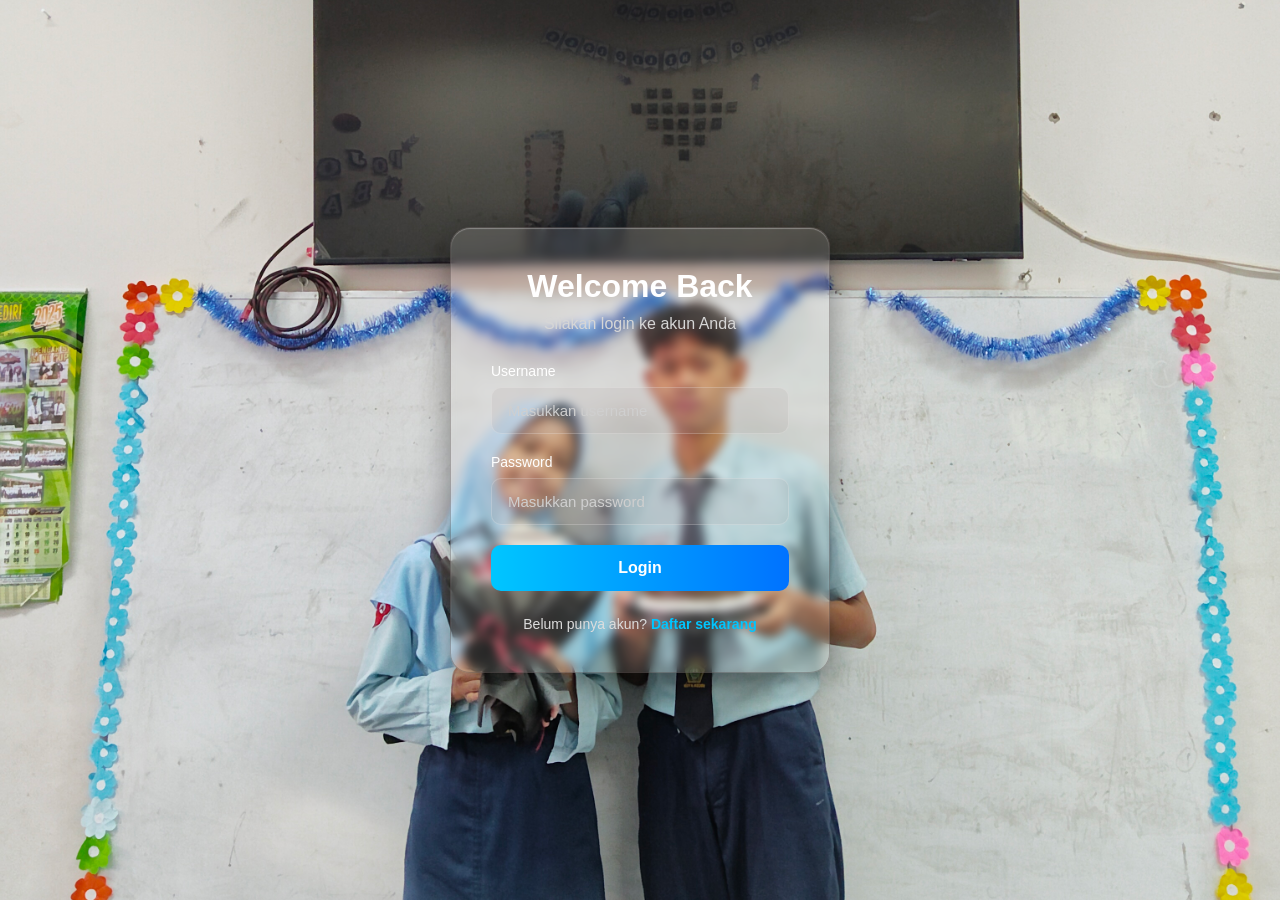
<file: index.html>
<!DOCTYPE html>
<html lang="id">

<head>
    <meta charset="UTF-8">
    <meta name="viewport" content="width=device-width, initial-scale=1.0">
    <title>Untuk Seseorang</title>

    <!-- CSS -->
    <link rel="stylesheet" href="coding.css">
</head>

<body>

    <div class="login-box">

        <h1>Welcome Back</h1>
        <p>Silakan login ke akun Anda</p>

        <form id="loginForm">

            <div class="input-box">
                <label for="username">Username</label>

                <input
                    type="text"
                    id="username"
                    placeholder="Masukkan username"
                    required
                >
            </div>

            <div class="input-box">
                <label for="password">Password</label>

                <input
                    type="password"
                    id="password"
                    placeholder="Masukkan password"
                    required
                >
            </div>

            <button type="submit" class="login-btn">
                Login
            </button>

        </form>

        <div class="register">
            Belum punya akun?
            <a href="#">Daftar sekarang</a>
        </div>

    </div>

    <!-- JavaScript -->
    <script src="coding.js"></script>

</body>
</html>
</file>
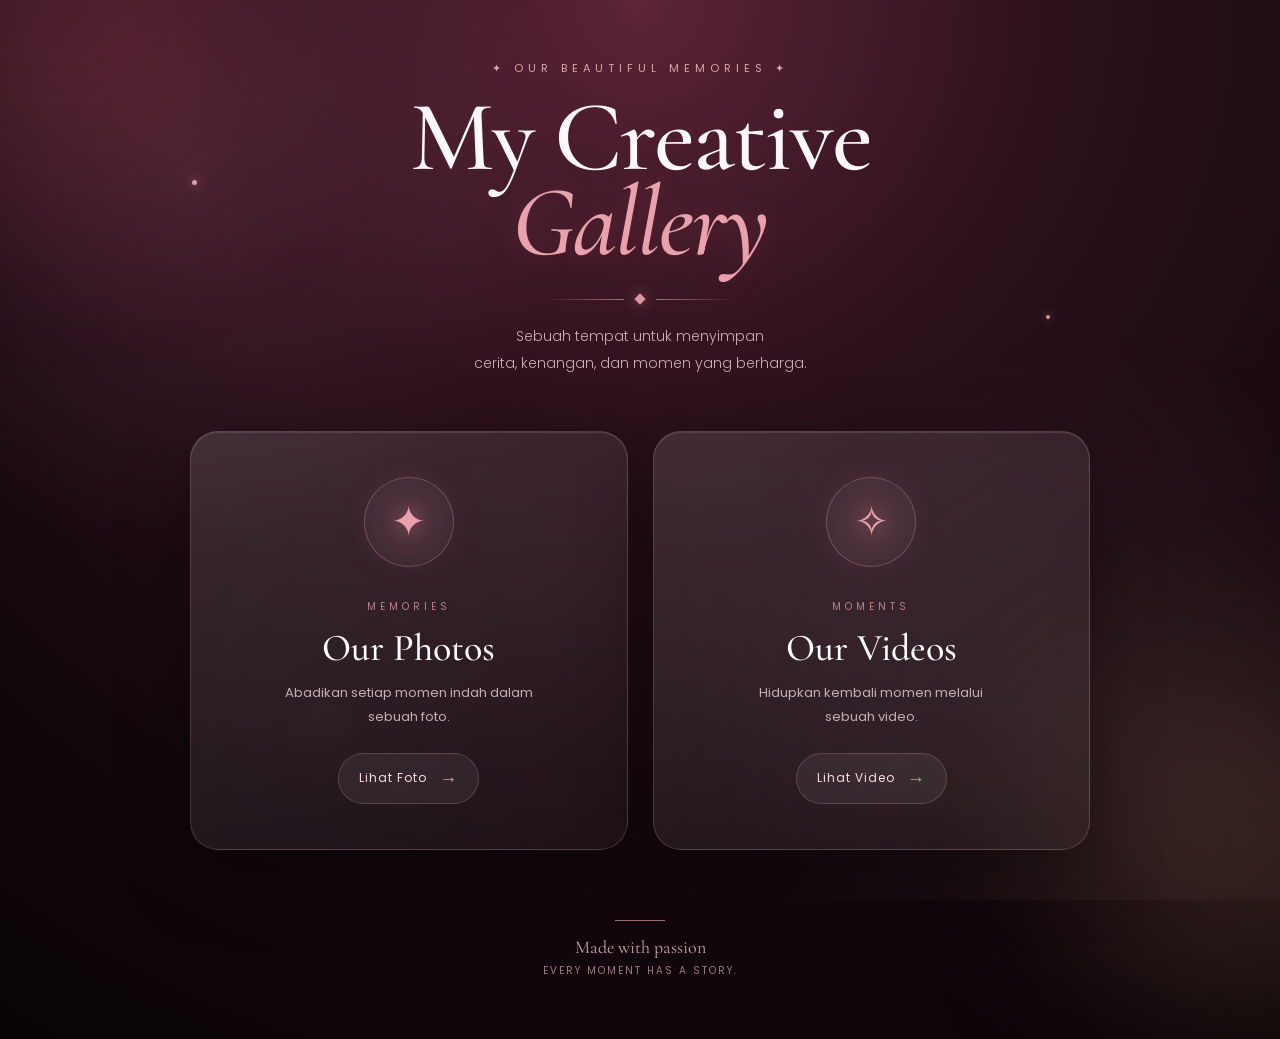
<file: home.html>
<!DOCTYPE html>
<html lang="id">

<head>
    <meta charset="UTF-8">
    <meta name="viewport" content="width=device-width, initial-scale=1.0">

    <title>My Creative Gallery</title>

    <link rel="stylesheet" href="home.css">

    <!-- Font -->
    <link rel="preconnect" href="https://fonts.googleapis.com">
    <link rel="preconnect" href="https://fonts.gstatic.com" crossorigin>

    <link
        href="https://fonts.googleapis.com/css2?family=Cormorant+Garamond:wght@400;500;600;700&family=Poppins:wght@300;400;500;600&display=swap"
        rel="stylesheet">
</head>

<body>

    <!-- Background -->
    <div class="background"></div>

    <!-- Cahaya dekorasi -->
    <div class="glow glow-1"></div>
    <div class="glow glow-2"></div>

    <!-- Ornamen cahaya -->
    <div class="decor decor-1"></div>
    <div class="decor decor-2"></div>
    <div class="decor decor-3"></div>


    <!-- Header -->
    <header class="hero">

        <div class="small-title">
            ✦ OUR BEAUTIFUL MEMORIES ✦
        </div>

        <h1>
            My Creative
            <span>Gallery</span>
        </h1>

        <!-- Ornamen garis -->
        <div class="ornament">
            <span></span>
            <i></i>
            <span></span>
        </div>

        <p>
            Sebuah tempat untuk menyimpan
            <br>
            cerita, kenangan, dan momen yang berharga.
        </p>

    </header>


    <!-- Menu -->
    <main class="menu-container">

        <!-- FOTO -->
        <a href="foto.html" class="menu-card">

            <div class="card-glow"></div>

            <div class="menu-icon">
                <span class="camera-icon">✦</span>
            </div>

            <div class="card-content">

                <span class="card-label">
                    MEMORIES
                </span>

                <h2>
                    Our Photos
                </h2>

                <p>
                    Abadikan setiap momen indah
                    dalam sebuah foto.
                </p>

                <span class="menu-button">
                    Lihat Foto
                    <b>→</b>
                </span>

            </div>

        </a>


        <!-- VIDEO -->
        <a href="video.html" class="menu-card">

            <div class="card-glow"></div>

            <div class="menu-icon">
                <span class="video-icon">✧</span>
            </div>

            <div class="card-content">

                <span class="card-label">
                    MOMENTS
                </span>

                <h2>
                    Our Videos
                </h2>

                <p>
                    Hidupkan kembali momen
                    melalui sebuah video.
                </p>

                <span class="menu-button">
                    Lihat Video
                    <b>→</b>
                </span>

            </div>

        </a>

    </main>


    <!-- Footer -->
    <footer>

        <div class="footer-line"></div>

        <p>
            Made with passion
        </p>

        <span>
            Every moment has a story.
        </span>

    </footer>


    <script src="home.js"></script>

</body>

</html>
</file>
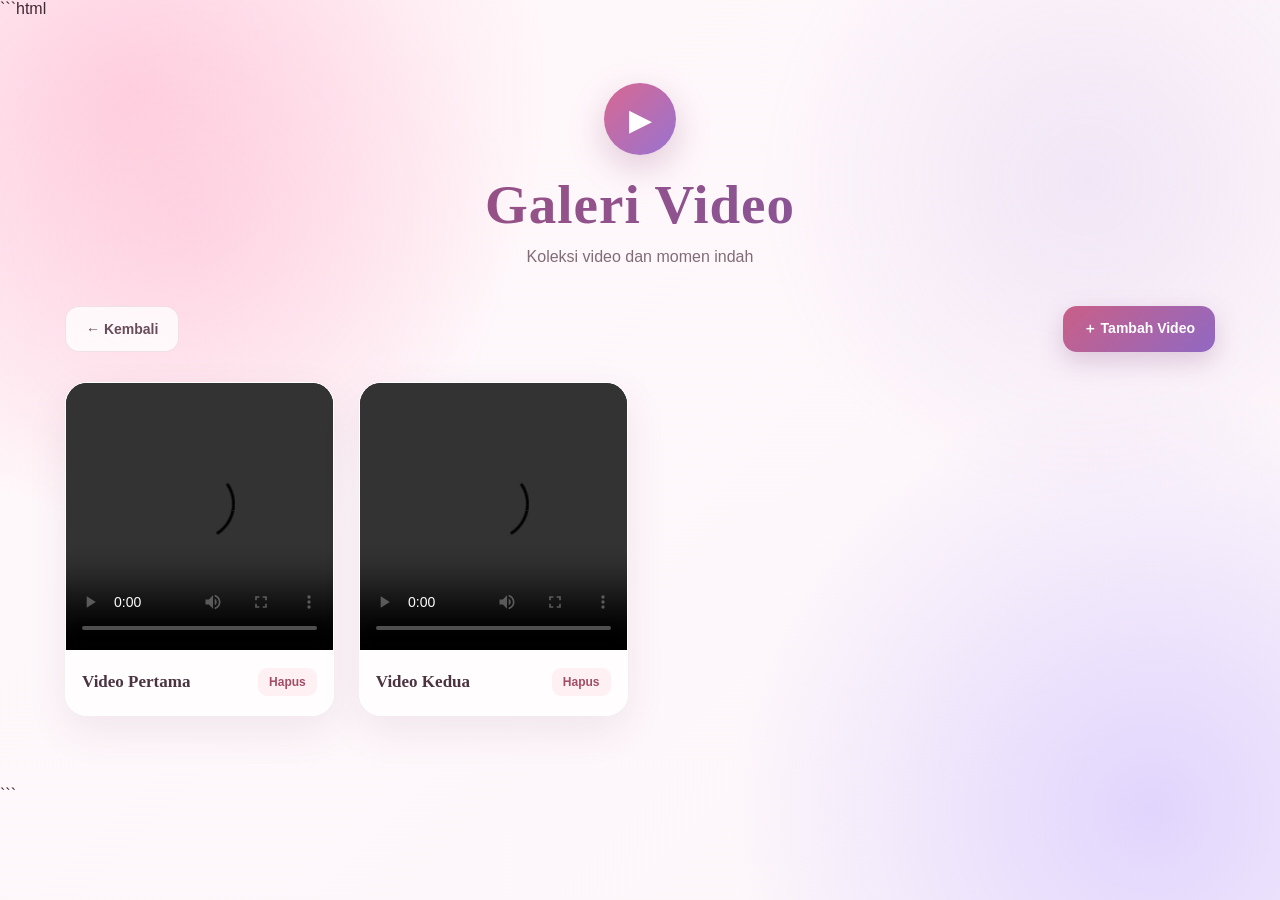
<file: video.html>
```html
<!DOCTYPE html>
<html lang="id">

<head>

    <meta charset="UTF-8">

    <meta
        name="viewport"
        content="width=device-width, initial-scale=1.0">

    <title>Galeri Video</title>

    <link
        rel="stylesheet"
        href="video.css">

</head>


<body>

    <div class="background"></div>


    <!-- HEADER -->

    <header class="hero">

        <div class="hero-icon">
            ▶
        </div>

        <h1>Galeri Video</h1>

        <p>
            Koleksi video dan momen indah
        </p>

    </header>


    <!-- MAIN -->

    <main class="media-page">


        <!-- TOP -->

        <div class="page-top">

            <button
                class="back-button"
                onclick="goBack()">

                ← Kembali

            </button>


            <button class="add-button" onclick="openPassword('video')">
                 ＋ Tambah Video
            </button>

        </div>


        <!-- VIDEO GALLERY -->

        <div
            class="video-gallery"
            id="videoGallery">


            <!-- VIDEO 1 -->

            <div class="video-card">

                <div class="video-box">

                    <video
                        src="VID-20250801-WA0002.mp4"
                        controls
                        preload="metadata"
                        onclick="openVideo(this.src)">

                    </video>

                </div>


                <div class="video-info">

                    <h3>
                        Video Pertama
                    </h3>


                    <button
                        class="delete-button"
                        onclick="deleteVideo(this)">

                        Hapus

                    </button>

                </div>

            </div>


            <!-- VIDEO 2 -->

            <div class="video-card">

                <div class="video-box">

                    <video
                        src="VID-20250801-WA0002.mp4"
                        controls
                        preload="metadata"
                        onclick="openVideo(this.src)">

                    </video>

                </div>


                <div class="video-info">

                    <h3>
                        Video Kedua
                    </h3>


                    <button
                        class="delete-button"
                        onclick="deleteVideo(this)">

                        Hapus

                    </button>

                </div>

            </div>


        </div>

    </main>



    <!-- PASSWORD MODAL -->

    <div
        class="modal"
        id="passwordModal">


        <div class="password-box">


            <button
                class="close-modal"
                onclick="closePassword()">

                ×

            </button>


            <div class="lock-icon">
                🔐
            </div>


            <h2>
                Akses Terbatas
            </h2>


            <p>
                Masukkan sandi untuk
                menambahkan video.
            </p>


            <input
                type="password"
                id="passwordInput"
                placeholder="Masukkan sandi"
                autocomplete="off">


            <button
                class="confirm-button"
                onclick="checkPassword()">

                Masuk

            </button>


            <p
                class="error-message"
                id="errorMessage">

            </p>

        </div>

    </div>



    <!-- FILE INPUT -->

    <input
        type="file"
        id="videoInput"
        accept="video/*"
        multiple
        hidden>



    <!-- FULL VIDEO -->

    <div
        class="video-modal"
        id="videoModal"
        onclick="closeVideo()">


        <button
            class="video-close"
            onclick="closeVideo()">

            ×

        </button>


        <video
            id="fullVideo"
            controls
            autoplay>

        </video>

    </div>



    <script src="foto&video.js"></script>

</body>

</html>
```
</file>
<file: coding.css>
* {
    margin: 0;
    padding: 0;
    box-sizing: border-box;
    font-family: "Segoe UI", sans-serif;
}

body {
    min-height: 100vh;

    background: url("rafiq.jpg") center/cover no-repeat;
    background-position: center 75%;

    color: white;

    display: flex;
    justify-content: center;
    align-items: center;

    text-align: center;
}

.login-box {
    width: 380px;
    padding: 40px;
    border-radius: 20px;

    background: rgba(255, 255, 255, 0.12);

    backdrop-filter: blur(5px);
    -webkit-backdrop-filter: blur(20px);

    border: 1px solid rgba(74, 64, 64, 0.35);

    box-shadow:
        0 8px 32px rgba(0, 0, 0, 0.4),
        inset 0 1px 1px rgba(255, 255, 255, 0.3);
}

.login-box h1 {
    color: white;
    margin-bottom: 10px;
    font-size: 32px;
}

.login-box p {
    color: #d6d6d6;
    margin-bottom: 30px;
}

.input-box {
    margin-bottom: 20px;
}

.input-box label {
    display: block;
    color: white;
    margin-bottom: 8px;
    font-size: 14px;
    text-align: left;
}

.input-box input {
    width: 100%;
    padding: 14px 16px;

    border: none;
    outline: none;
    border-radius: 10px;

    background: rgba(167, 157, 157, 0.15);

    color: white;
    font-size: 15px;

    border: 1px solid rgba(255, 255, 255, 0.2);

    transition: 0.3s;
}

.input-box input::placeholder {
    color: #cfcfcf;
}

.input-box input:focus {
    border-color: #00c6ff;

    box-shadow:
        0 0 10px rgba(0, 198, 255, 0.4);
}

.options {
    display: flex;
    justify-content: space-between;
    align-items: center;

    color: #ddd;
    font-size: 13px;

    margin-bottom: 25px;
}

.options a {
    color: #00c6ff;
    text-decoration: none;
}

.login-btn {
    width: 100%;
    padding: 14px;

    border: none;
    border-radius: 10px;

    background: linear-gradient(
        90deg,
        #00c6ff,
        #0072ff
    );

    color: white;

    font-size: 16px;
    font-weight: bold;

    cursor: pointer;

    transition: 0.3s;
}

.login-btn:hover {
    transform: translateY(-2px);

    box-shadow:
        0 8px 20px rgba(255, 203, 203, 0.4);
}

.register {
    color: #ddd;
    margin-top: 25px;
    font-size: 14px;
}

.register a {
    color: #00c6ff;
    text-decoration: none;
    font-weight: bold;
}

@media (max-width: 450px) {

    .login-box {
        width: 90%;
        padding: 30px 25px;
    }

}
</file>
<file: home.css>
* {
    margin: 0;
    padding: 0;
    box-sizing: border-box;
}

body {
    min-height: 100vh;
    position: relative;
    overflow-x: hidden;

    color: #fff7f8;

    background:
        radial-gradient(
            circle at top,
            #5c2437 0%,
            #2b101b 35%,
            #12070d 75%,
            #080306 100%
        );

    font-family: "Poppins", sans-serif;
    padding: 60px 25px;
}


/* =========================
   BACKGROUND
========================= */

.background {
    position: fixed;
    inset: 0;
    z-index: -5;

    background:
        radial-gradient(
            circle at 15% 20%,
            rgba(255, 150, 180, 0.12),
            transparent 30%
        ),

        radial-gradient(
            circle at 85% 80%,
            rgba(255, 200, 180, 0.08),
            transparent 30%
        );
}


/* =========================
   GLOW
========================= */

.glow {
    position: fixed;

    width: 350px;
    height: 350px;

    border-radius: 50%;

    filter: blur(100px);

    opacity: 0.18;

    z-index: -3;

    pointer-events: none;
}

.glow-1 {
    top: -150px;
    left: -100px;
    background: #ff5d83;
}

.glow-2 {
    right: -150px;
    bottom: -120px;
    background: #d99b73;
}


/* =========================
   ORNAMEN CAHAYA
========================= */

.decor {
    position: fixed;

    border-radius: 50%;

    background: rgba(255, 190, 205, 0.8);

    box-shadow:
        0 0 10px rgba(255, 160, 180, 0.7),
        0 0 30px rgba(255, 130, 160, 0.3);

    z-index: -1;

    animation: sparkle 4s ease-in-out infinite;
}

.decor-1 {
    width: 5px;
    height: 5px;

    top: 20%;
    left: 15%;
}

.decor-2 {
    width: 4px;
    height: 4px;

    top: 35%;
    right: 18%;

    animation-delay: 1s;
}

.decor-3 {
    width: 6px;
    height: 6px;

    bottom: 20%;
    left: 25%;

    animation-delay: 2s;
}

@keyframes sparkle {

    0%,
    100% {
        opacity: 0.3;
        transform: scale(1);
    }

    50% {
        opacity: 1;
        transform: scale(1.8);
    }
}


/* =========================
   HERO
========================= */

.hero {
    max-width: 850px;

    margin: 0 auto;

    text-align: center;

    animation: fadeDown 1s ease;
}

@keyframes fadeDown {

    from {
        opacity: 0;
        transform: translateY(-30px);
    }

    to {
        opacity: 1;
        transform: translateY(0);
    }
}


/* =========================
   TITLE KECIL
========================= */

.small-title {
    color: #dca4ad;

    font-size: 11px;

    letter-spacing: 5px;

    margin-bottom: 18px;
}


/* =========================
   JUDUL
========================= */

.hero h1 {
    font-family:
        "Cormorant Garamond",
        serif;

    font-size:
        clamp(55px, 9vw, 100px);

    line-height: 0.85;

    font-weight: 500;

    letter-spacing: -2px;
}

.hero h1 span {
    display: block;

    font-style: italic;

    color: #e9a1ae;

    text-shadow:
        0 0 30px rgba(255, 130, 160, 0.2);
}


/* =========================
   ORNAMEN GARIS
========================= */

.ornament {
    display: flex;

    justify-content: center;

    align-items: center;

    gap: 12px;

    margin: 30px 0 20px;
}

.ornament span {
    width: 80px;
    height: 1px;

    background:
        linear-gradient(
            90deg,
            transparent,
            #b86a7b
        );
}

.ornament span:last-child {
    background:
        linear-gradient(
            90deg,
            #b86a7b,
            transparent
        );
}

.ornament i {
    width: 8px;
    height: 8px;

    display: block;

    transform: rotate(45deg);

    background: #d995a4;

    box-shadow:
        0 0 15px rgba(220, 130, 150, 0.6);
}


/* =========================
   DESKRIPSI
========================= */

.hero p {
    color: #c9aeb5;

    font-size: 14px;

    line-height: 1.9;

    font-weight: 300;
}


/* =========================
   MENU
========================= */

.menu-container {
    max-width: 900px;

    margin: 55px auto 70px;

    display: grid;

    grid-template-columns:
        repeat(2, 1fr);

    gap: 25px;
}


/* =========================
   CARD
========================= */

.menu-card {
    position: relative;

    overflow: hidden;

    min-height: 360px;

    padding: 45px 35px;

    text-align: center;

    text-decoration: none;

    color: white;

    border-radius: 28px;

    background:
        linear-gradient(
            145deg,
            rgba(255,255,255,0.12),
            rgba(255,255,255,0.035)
        );

    border:
        1px solid
        rgba(255, 205, 215, 0.18);

    backdrop-filter: blur(18px);

    box-shadow:
        0 25px 70px rgba(0,0,0,0.35),
        inset 0 1px 1px
        rgba(255,255,255,0.12);

    transition:
        transform 0.5s ease,
        box-shadow 0.5s ease,
        border-color 0.5s ease;
}


/* Cahaya pada card */

.card-glow {
    position: absolute;

    width: 180px;
    height: 180px;

    border-radius: 50%;

    background: #e77d98;

    filter: blur(90px);

    opacity: 0;

    top: -80px;
    right: -60px;

    transition: 0.5s;
}

.menu-card:hover {
    transform: translateY(-12px);

    border-color:
        rgba(255, 180, 195, 0.45);

    box-shadow:
        0 35px 80px rgba(0,0,0,0.5),
        0 0 40px
        rgba(210,90,120,0.08);
}

.menu-card:hover .card-glow {
    opacity: 0.2;
}


/* =========================
   ICON ORNAMEN
========================= */

.menu-icon {
    width: 90px;
    height: 90px;

    margin: 0 auto 25px;

    display: flex;

    align-items: center;
    justify-content: center;

    border-radius: 50%;

    background:
        radial-gradient(
            circle,
            rgba(255,160,180,0.15),
            rgba(255,255,255,0.02)
        );

    border:
        1px solid
        rgba(255,180,195,0.25);

    box-shadow:
        0 0 30px
        rgba(240,120,150,0.08);

    transition: 0.5s;
}

.camera-icon,
.video-icon {
    font-family:
        "Cormorant Garamond",
        serif;

    font-size: 42px;

    color: #e9a1ae;

    text-shadow:
        0 0 20px
        rgba(255,150,180,0.4);
}

.menu-card:hover .menu-icon {
    transform:
        scale(1.08)
        rotate(-5deg);

    box-shadow:
        0 0 40px
        rgba(240,120,150,0.18);
}


/* =========================
   CARD CONTENT
========================= */

.card-content {
    position: relative;
    z-index: 2;
}

.card-label {
    color: #b9828d;

    font-size: 10px;

    letter-spacing: 4px;
}

.menu-card h2 {
    font-family:
        "Cormorant Garamond",
        serif;

    font-size: 38px;

    font-weight: 500;

    margin: 8px 0 10px;
}

.menu-card p {
    color: #c4aeb4;

    font-size: 13px;

    line-height: 1.8;

    max-width: 270px;

    margin: 0 auto 25px;
}


/* =========================
   BUTTON
========================= */

.menu-button {
    display: inline-flex;

    align-items: center;

    gap: 12px;

    padding: 11px 20px;

    border-radius: 50px;

    color: #f9dce1;

    font-size: 12px;

    letter-spacing: 1px;

    background:
        rgba(255,255,255,0.06);

    border:
        1px solid
        rgba(255,190,205,0.2);

    transition: 0.4s;
}

.menu-button b {
    color: #e895a5;

    font-size: 18px;

    font-weight: 400;
}

.menu-card:hover .menu-button {
    background:
        rgba(210,100,125,0.15);

    border-color:
        rgba(255,180,195,0.4);

    padding-left: 25px;
}


/* =========================
   FOOTER
========================= */

footer {
    text-align: center;

    color: #9e7b83;

    animation: fadeUp 1.5s ease;
}

.footer-line {
    width: 50px;

    height: 1px;

    margin: 0 auto 15px;

    background: #a86b79;
}

footer p {
    font-family:
        "Cormorant Garamond",
        serif;

    font-size: 18px;

    color: #c9a1a9;
}

footer span {
    display: block;

    margin-top: 5px;

    font-size: 10px;

    letter-spacing: 2px;

    text-transform: uppercase;
}

@keyframes fadeUp {

    from {
        opacity: 0;
        transform: translateY(20px);
    }

    to {
        opacity: 1;
        transform: translateY(0);
    }
}


/* =========================
   RESPONSIVE
========================= */

@media (max-width: 700px) {

    body {
        padding: 40px 18px;
    }

    .small-title {
        font-size: 9px;
        letter-spacing: 3px;
    }

    .hero h1 {
        font-size: 60px;
    }

    .menu-container {
        grid-template-columns: 1fr;

        margin-top: 45px;
    }

    .menu-card {
        min-height: 330px;

        padding: 40px 25px;
    }

    .hero p {
        font-size: 13px;
    }

}

/* =========================================
   LOVE DARI JAVASCRIPT
========================================= */

.floating-love {

    position: fixed;

    bottom: -50px;

    z-index: 10;

    pointer-events: none;

    user-select: none;

    opacity: 0;

    filter:
        drop-shadow(
            0 0 8px
            rgba(255, 100, 140, 0.7)
        );

    animation:
        loveFloat linear forwards;
}


/* Animasi love */

@keyframes loveFloat {

    0% {

        transform:
            translateY(0)
            rotate(0deg)
            scale(0.5);

        opacity: 0;

    }


    15% {

        opacity: 0.9;

    }


    50% {

        transform:
            translateY(-50vh)
            rotate(15deg)
            scale(1);

        opacity: 0.8;

    }


    80% {

        opacity: 0.5;

    }


    100% {

        transform:
            translateY(-110vh)
            rotate(-20deg)
            scale(1.3);

        opacity: 0;

    }

}
</file>
<file: video.css>
/* =====================================================
   RESET
===================================================== */

* {
    margin: 0;
    padding: 0;
    box-sizing: border-box;
}


html {
    scroll-behavior: smooth;
}


body {

    min-height: 100vh;

    font-family:
        "Segoe UI",
        Arial,
        sans-serif;

    color: #3d2932;

    overflow-x: hidden;

    background:

        radial-gradient(
            circle at 10% 10%,
            rgba(255, 202, 220, .75),
            transparent 30%
        ),

        radial-gradient(
            circle at 90% 90%,
            rgba(211, 195, 255, .65),
            transparent 30%
        ),

        linear-gradient(
            135deg,
            #fff8fb,
            #fdf6fa
        );
}


/* =====================================================
   BACKGROUND
===================================================== */

.background {

    position: fixed;

    inset: 0;

    z-index: -1;

    pointer-events: none;

    background:

        radial-gradient(
            circle at 15% 25%,
            rgba(255, 137, 174, .16),
            transparent 25%
        ),

        radial-gradient(
            circle at 85% 20%,
            rgba(167, 137, 225, .15),
            transparent 25%
        );

}


/* =====================================================
   HEADER
===================================================== */

.hero {

    text-align: center;

    padding:
        65px 20px 40px;

}


.hero-icon {

    width: 72px;

    height: 72px;

    margin:
        0 auto 18px;

    display: flex;

    align-items: center;

    justify-content: center;

    border-radius: 50%;

    color: white;

    font-size: 30px;

    background:

        linear-gradient(
            135deg,
            #d96891,
            #9873d1
        );

    box-shadow:

        0 12px 35px
        rgba(155, 80, 125, .28);

}


.hero h1 {

    font-family:
        Georgia,
        "Times New Roman",
        serif;

    font-size:
        clamp(34px, 6vw, 55px);

    letter-spacing: 1px;

    background:

        linear-gradient(
            90deg,
            #a64d72,
            #7a58a8
        );

    -webkit-background-clip: text;

    background-clip: text;

    -webkit-text-fill-color: transparent;
}


.hero p {

    margin-top: 12px;

    color: #806d76;

    font-size: 16px;
}


/* =====================================================
   MAIN
===================================================== */

.media-page {

    width:
        min(1150px, 92%);

    margin:
        0 auto;

    padding-bottom: 70px;
}


/* =====================================================
   TOP BUTTON
===================================================== */

.page-top {

    display: flex;

    justify-content:
        space-between;

    align-items: center;

    gap: 15px;

    margin-bottom: 30px;
}


.back-button,
.add-button {

    min-height: 46px;

    padding:
        12px 20px;

    border: none;

    border-radius: 14px;

    font-size: 14px;

    font-weight: 600;

    cursor: pointer;

    transition: .25s ease;
}


.back-button {

    color: #684c59;

    background:
        rgba(255, 255, 255, .78);

    border:
        1px solid
        rgba(180, 130, 150, .2);

}


.back-button:hover {

    transform:
        translateX(-4px);

    background: white;
}


.add-button {

    color: white;

    background:

        linear-gradient(
            135deg,
            #c95f87,
            #9069c3
        );

    box-shadow:

        0 9px 25px
        rgba(145, 80, 130, .25);
}


.add-button:hover {

    transform:
        translateY(-3px);

    box-shadow:

        0 14px 30px
        rgba(145, 80, 130, .35);
}


/* =====================================================
   VIDEO GALLERY
===================================================== */

.video-gallery {

    display: grid;

    grid-template-columns:

        repeat(
            auto-fill,
            minmax(230px, 1fr)
        );

    gap: 25px;
}


/* =====================================================
   VIDEO CARD
===================================================== */

.video-card {

    overflow: hidden;

    background:
        rgba(255, 255, 255, .72);

    border:
        1px solid
        rgba(255, 255, 255, .85);

    border-radius: 22px;

    box-shadow:

        0 15px 40px
        rgba(100, 60, 90, .09);

    backdrop-filter:
        blur(14px);

    transition:
        transform .35s ease,
        box-shadow .35s ease;
}


.video-card:hover {

    transform:
        translateY(-8px);

    box-shadow:

        0 25px 55px
        rgba(100, 60, 90, .17);
}


/* =====================================================
   VIDEO FRAME 1:1
===================================================== */

.video-box {

    width: 100%;

    aspect-ratio: 1 / 1;

    overflow: hidden;

    background: #17121a;

    cursor: pointer;
}


.video-box video {

    width: 100%;

    height: 100%;

    display: block;

    object-fit: cover;
}


/* =====================================================
   VIDEO INFO
===================================================== */

.video-info {

    min-height: 65px;

    padding:
        14px 16px;

    display: flex;

    align-items: center;

    justify-content:
        space-between;

    gap: 12px;
}


.video-info h3 {

    min-width: 0;

    font-family:
        Georgia,
        "Times New Roman",
        serif;

    font-size: 17px;

    font-weight: 600;

    color: #4b3340;

    white-space: nowrap;

    overflow: hidden;

    text-overflow: ellipsis;
}


/* =====================================================
   DELETE
===================================================== */

.delete-button {

    flex-shrink: 0;

    border: none;

    padding:
        7px 11px;

    border-radius: 9px;

    color: #a24d67;

    background: #fff0f4;

    font-size: 12px;

    font-weight: 600;

    cursor: pointer;

    transition: .2s ease;
}


.delete-button:hover {

    color: white;

    background:
        #c95f7d;

    transform:
        scale(1.05);
}


/* =====================================================
   PASSWORD MODAL
===================================================== */

.modal,
.video-modal {

    position: fixed;

    inset: 0;

    display: flex;

    align-items: center;

    justify-content: center;

    padding: 20px;

    background:
        rgba(25, 15, 25, .70);

    backdrop-filter:
        blur(10px);

    opacity: 0;

    visibility: hidden;

    transition: .3s;

    z-index: 1000;
}


.modal.active,
.video-modal.active {

    opacity: 1;

    visibility: visible;
}


/* =====================================================
   PASSWORD BOX
===================================================== */

.password-box {

    position: relative;

    width:
        min(400px, 100%);

    padding:
        38px 32px;

    text-align: center;

    border-radius: 25px;

    background:
        rgba(255, 255, 255, .96);

    box-shadow:
        0 30px 80px
        rgba(0, 0, 0, .28);

    transform:
        translateY(25px)
        scale(.96);

    transition: .3s;
}


.modal.active
.password-box {

    transform:
        translateY(0)
        scale(1);
}


.lock-icon {

    width: 70px;

    height: 70px;

    margin:
        0 auto 15px;

    display: flex;

    align-items: center;

    justify-content: center;

    border-radius: 50%;

    font-size: 34px;

    background:

        linear-gradient(
            135deg,
            #ffe0ea,
            #eee3ff
        );
}


.password-box h2 {

    font-family:
        Georgia,
        "Times New Roman",
        serif;

    font-size: 28px;
}


.password-box p {

    margin:
        9px 0 20px;

    color: #806d76;

    font-size: 14px;
}


/* INPUT */

.password-box input {

    width: 100%;

    padding:
        14px 16px;

    border:
        1px solid #ead5df;

    border-radius: 13px;

    outline: none;

    font-size: 15px;

    background:
        #fff9fb;
}


.password-box input:focus {

    border-color:
        #b65f83;

    box-shadow:

        0 0 0 4px
        rgba(182, 95, 131, .10);
}


/* CONFIRM */

.confirm-button {

    width: 100%;

    margin-top: 13px;

    padding: 14px;

    border: none;

    border-radius: 13px;

    color: white;

    font-weight: 600;

    cursor: pointer;

    background:

        linear-gradient(
            135deg,
            #c95f87,
            #8e69c2
        );

    transition: .25s;
}


.confirm-button:hover {

    transform:
        translateY(-2px);
}


/* CLOSE */

.close-modal {

    position: absolute;

    top: 12px;

    right: 17px;

    border: none;

    background: none;

    color: #886f79;

    font-size: 30px;

    cursor: pointer;
}


/* ERROR */

.error-message {

    min-height: 20px;

    margin-top: 10px !important;

    color:
        #d34f6d !important;

    font-size:
        13px !important;
}


/* =====================================================
   FULL VIDEO
===================================================== */

.video-modal {

    padding: 25px;
}


.video-modal video {

    max-width: 94vw;

    max-height: 88vh;

    width: auto;

    height: auto;

    border-radius: 12px;

    background: black;

    box-shadow:

        0 25px 80px
        rgba(0, 0, 0, .55);
}


/* CLOSE FULL VIDEO */

.video-close {

    position: absolute;

    top: 18px;

    right: 25px;

    border: none;

    background: transparent;

    color: white;

    font-size: 44px;

    cursor: pointer;

    z-index: 2;

    transition: .2s;
}


.video-close:hover {

    transform:
        rotate(90deg);

    opacity: .75;
}


/* =====================================================
   MOBILE
===================================================== */

@media (max-width: 600px) {

    .hero {

        padding:
            35px 15px 30px;
    }


    .hero-icon {

        width: 60px;

        height: 60px;

        font-size: 27px;
    }


    .hero h1 {

        font-size: 34px;
    }


    .hero p {

        font-size: 14px;
    }


    .media-page {

        width: 94%;
    }


    .page-top {

        align-items:
            stretch;

        margin-bottom: 20px;
    }


    .back-button,
    .add-button {

        flex: 1;

        padding:
            11px 8px;

        font-size: 13px;
    }


    .video-gallery {

        grid-template-columns:
            repeat(2, 1fr);

        gap: 12px;
    }


    .video-card {

        border-radius: 16px;
    }


    .video-info {

        display: block;

        padding: 10px;
    }


    .video-info h3 {

        margin-bottom: 8px;

        font-size: 14px;
    }


    .delete-button {

        width: 100%;
    }


    .password-box {

        padding:
            30px 22px;

        border-radius: 21px;
    }


    .video-modal {

        padding: 15px;
    }


    .video-modal video {

        max-width: 96vw;

        max-height: 85vh;

        border-radius: 8px;
    }


    .video-close {

        top: 12px;

        right: 17px;

        font-size: 38px;
    }
}
</file>
